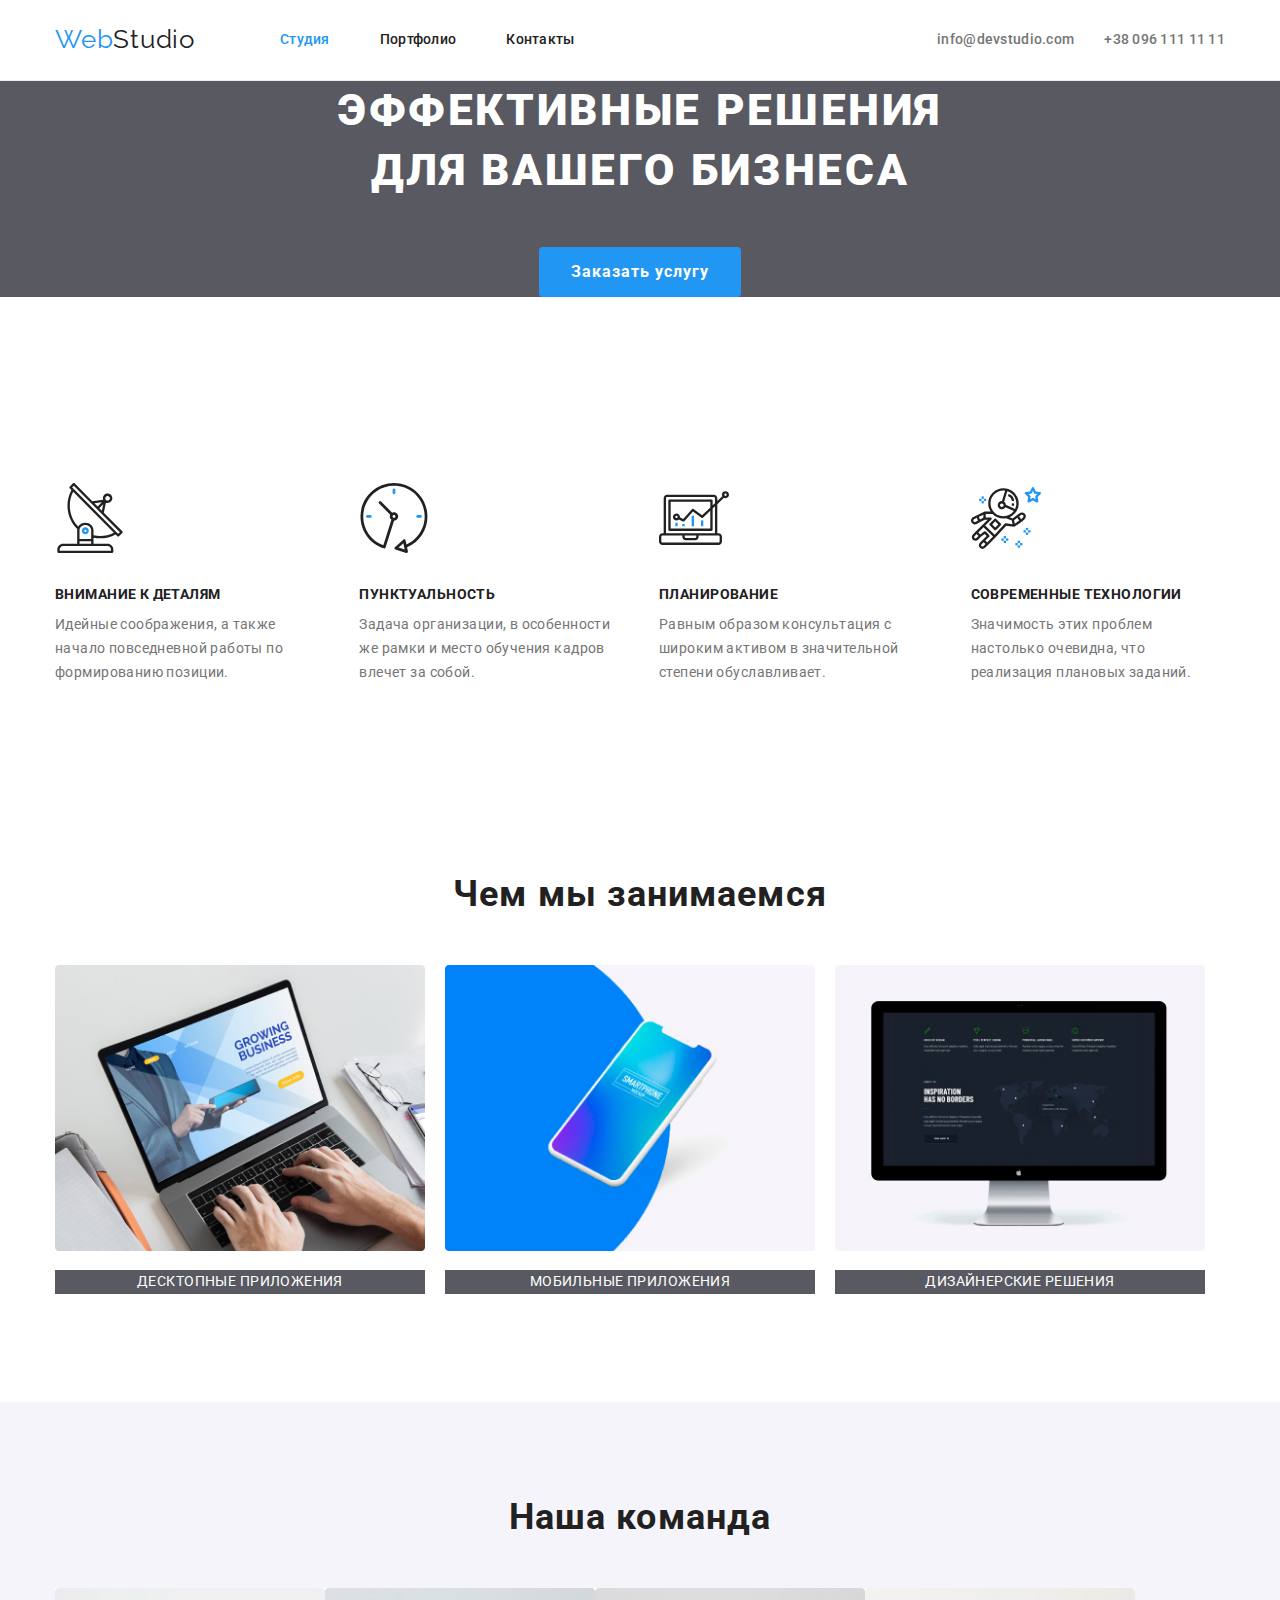
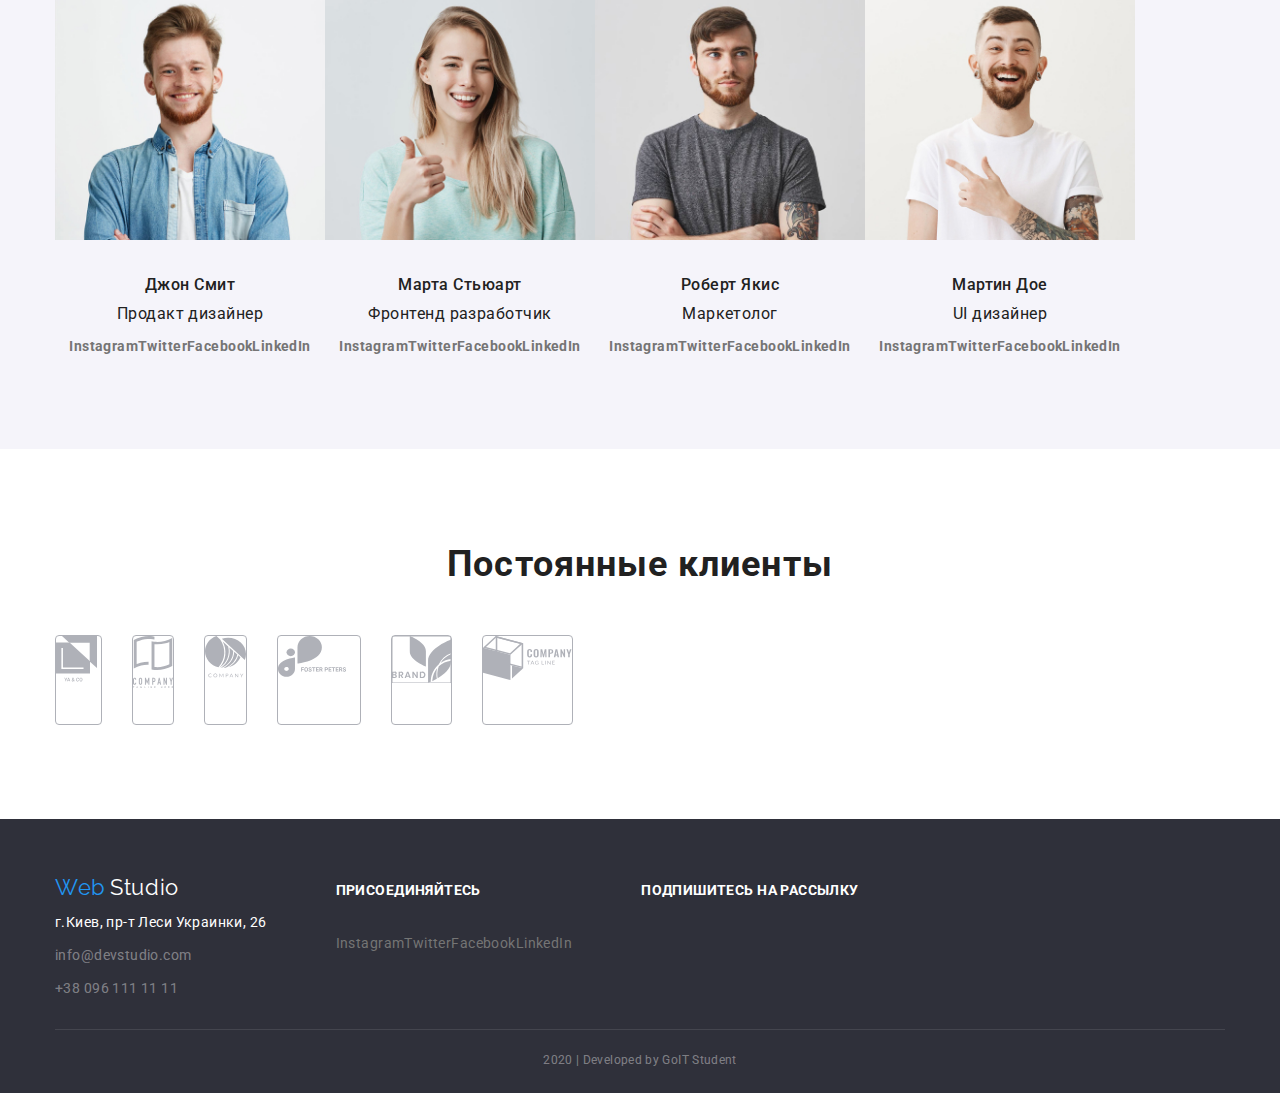
<file: index.html>
<!DOCTYPE html>
<html lang="ru">
	<head>
		<meta charset="UTF-8" />
		<meta name="viewport" content="width=device-width, initial-scale=1.0" />
		<title>Web Studio</title>
		<link
			href="https://fonts.googleapis.com/css2?family=Raleway:wght@700&family=Roboto:wght@400;500;700;900&display=swap"
			rel="stylesheet"
		/>
		<link
			rel="stylesheet"
			href="https://cdnjs.cloudflare.com/ajax/libs/modern-normalize/0.6.0/modern-normalize.min.css"
		/>
		<link rel="stylesheet" href="./css/styles.css" />
	</head>
	<body class="page">
		<header class="page-header">
			<div class="container">
				<nav class="main-nav">
					<a class="main-logo" href="./index.html">
						<span class="logo-partone">Web</span>
						<span class="logo-parttwo">Studio</span>
					</a>
					<ul class="site-nav list">
						<li class="item"><a href="#" class="link current">Студия</a></li>
						<li class="item">
							<a href="./portfolio.html" class="link">Портфолио</a>
						</li>
						<li class="item"><a href="#" class="link">Контакты</a></li>
					</ul>

					<ul class="auth-nav list">
						<li class="item">
							<a href="mailto:info@devstudio.com" class="link">info@devstudio.com</a>
						</li>
						<li class="item">
							<a href="tel:+380961111111" class="link">+38 096 111 11 11</a>
						</li>
					</ul>
				</nav>
			</div>
		</header>
		<main>
			<!--Герой-->
			<section class="hero">
				<h1 class="hero-title">
					эффективные решения
					<br />
					для вашего бизнеса
				</h1>
				<a href="#" class="button link">Заказать услугу</a>
			</section>

			<!-- Преимущества -->
			<section class="section">
				<div class="container">
					<h2 class="section-title">
						<span class="white-font">Наши преимущества</span>
					</h2>
					<ul class="feature-list">
						<li class="feature-box">
							<img class="feature-item" src="./images/antenna.svg" alt="Спутниковая тарелка" />
							<h3 class="feature-title">Внимание к деталям</h3>
							<p class="text">
								Идейные соображения, а также начало повседневной работы по формированию позиции.
							</p>
						</li>
						<li class="feature-box">
							<img class="feature-item" src="./images/clock.svg" alt="Часы" />
							<h3 class="feature-title">Пунктуальность</h3>
							<p class="text">
								Задача организации, в особенности же рамки и место обучения кадров влечет за собой.
							</p>
						</li>
						<li class="feature-box">
							<img class="feature-item" src="./images/diagram.svg" alt="Компьютер" />
							<h3 class="feature-title">Планирование</h3>
							<p class="text">
								Равным образом консультация с широким активом в значительной степени обуславливает.
							</p>
						</li>
						<li class="feature-box">
							<img class="feature-item" src="./images/astronaut.svg" alt="Космонавт" />
							<h3 class="feature-title">Современные технологии</h3>
							<p class="text">
								Значимость этих проблем настолько очевидна, что реализация плановых заданий.
							</p>
						</li>
					</ul>
				</div>
			</section>

			<!-- Чем мы занимаемся -->
			<section class="section">
				<div class="container">
					<h2 class="section-title">Чем мы занимаемся</h2>
					<ul class="work-list">
						<li class="work-box">
							<img src="./images/img-laptop.jpg" alt="Ноутбук" width="370" />
							<p class="work-title">Десктопные приложения</p>
						</li>
						<li class="work-box">
							<img src="./images/img-fone.jpg" alt="Телефон" width="370" />
							<p class="work-title">Мобильные приложения</p>
						</li>
						<li class="work-box">
							<img src="./images/img-computer.jpg" alt="Компьютер" width="370" />
							<p class="work-title">Дизайнерские решения</p>
						</li>
					</ul>
				</div>
			</section>

			<!-- Наша команда -->
			<section class="section back-zone-color">
				<div class="container">
					<h2 class="section-title">Наша команда</h2>
					<ul class="team-list">
						<li class="team-card">
							<img src="./images/john.jpg" alt="Джон Смит" width="270" />
							<h3 class="team-title">Джон Смит</h3>
							<p class="team-text">Продакт дизайнер</p>
							<ul class="team-media">
								<li>
									<a href="#" class="link" aria-label="Сылка на Instagram">Instagram</a>
								</li>
								<li>
									<a href="#" class="link" aria-label="Сылка на Twitter">Twitter</a>
								</li>
								<li>
									<a href="#" class="link" aria-label="Сылка на Facebook">Facebook</a>
								</li>
								<li>
									<a href="#" class="link" aria-label="Сылка на LinkedIn">LinkedIn</a>
								</li>
							</ul>
						</li>
						<li class="team-card">
							<img src="./images/marta.jpg" alt="Марта Стьюарт" width="270" />
							<h3 class="team-title">Марта Стьюарт</h3>
							<p class="team-text">Фронтенд разработчик</p>
							<ul class="team-media">
								<li>
									<a href="#" class="link" aria-label="Сылка на Instagram">Instagram</a>
								</li>
								<li>
									<a href="#" class="link" aria-label="Сылка на Twitter">Twitter</a>
								</li>
								<li>
									<a href="#" class="link" aria-label="Сылка на Facebook">Facebook</a>
								</li>
								<li>
									<a href="#" class="link" aria-label="Сылка на LinkedIn">LinkedIn</a>
								</li>
							</ul>
						</li>
						<li class="team-card">
							<img src="./images/robert.jpg" alt="Роберт Якис" width="270" />
							<h3 class="team-title">Роберт Якис</h3>
							<p class="team-text">Маркетолог</p>
							<ul class="team-media">
								<li>
									<a href="#" class="link" aria-label="Сылка на Instagram">Instagram</a>
								</li>
								<li>
									<a href="#" class="link" aria-label="Сылка на Twitter">Twitter</a>
								</li>
								<li>
									<a href="#" class="link" aria-label="Сылка на Facebook">Facebook</a>
								</li>
								<li>
									<a href="#" class="link" aria-label="Сылка на LinkedIn">LinkedIn</a>
								</li>
							</ul>
						</li>
						<li class="team-card">
							<img src="./images/martin.jpg" alt="Мартин Дое" width="270" />
							<h3 class="team-title">Мартин Дое</h3>
							<p class="team-text">UI дизайнер</p>
							<ul class="team-media">
								<li>
									<a href="#" class="link" aria-label="Сылка на Instagram">Instagram</a>
								</li>
								<li>
									<a href="#" class="link" aria-label="Сылка на Twitter">Twitter</a>
								</li>
								<li>
									<a href="#" class="link" aria-label="Сылка на Facebook">Facebook</a>
								</li>
								<li>
									<a href="#" class="link" aria-label="Сылка на LinkedIn">LinkedIn</a>
								</li>
							</ul>
						</li>
					</ul>
				</div>
			</section>

			<!-- Клиенты -->
			<section class="section">
				<div class="container">
					<h2 class="section-title">Постоянные клиенты</h2>
					<ul class="clients-list">
						<li class="clients-box">
							<a href="#"><img src="./images/logo-1.svg" alt="Компания 1" /></a>
						</li>
						<li class="clients-box">
							<a href="#"><img src="./images/logo-2.svg" alt="Компания 2" /></a>
						</li>
						<li class="clients-box">
							<a href="#"><img src="./images/logo-3.svg" alt="Компания 3" /></a>
						</li>
						<li class="clients-box">
							<a href="#"><img src="./images/logo-4.svg" alt="Компания 4" /></a>
						</li>
						<li class="clients-box">
							<a href="#"><img src="./images/logo-5.svg" alt="Компания 5" /></a>
						</li>
						<li class="clients-box">
							<a href="#"><img src="./images/logo-6.svg" alt="Компания 6" /></a>
						</li>
					</ul>
				</div>
			</section>
		</main>

		<!-- Подвал -->
		<footer class="footer">
			<div class="container">
				<div class="address-block">
					<div>
						<a class="footer-logo" href="./index.html">
							<span class="logo-partone-bottom">Web</span>
							<span class="revtext-color">Studio</span>
						</a>
						<address>
							<p class="footer-text">г.Киев, пр-т Леси Украинки, 26</p>
						</address>
						<address>
							<a href="mailto:info@devstudio.com" class="link">info@devstudio.com</a>
							<br />
							<a href="tel:+380961111111" class="link">+38 096 111 11 11</a>
						</address>
					</div>
					<div>
						<b class="media-title">Присоединяйтесь</b>
						<ul class="media-connect">
							<li>
								<a href="#" class="link" aria-label="Сылка на Instagram">Instagram</a>
							</li>
							<li>
								<a href="#" class="link" aria-label="Сылка на Twitter">Twitter</a>
							</li>
							<li>
								<a href="#" class="link" aria-label="Сылка на Facebook">Facebook</a>
							</li>
							<li>
								<a href="#" class="link" aria-label="Сылка на LinkedIn">LinkedIn</a>
							</li>
						</ul>
					</div>
					<div><b class="media-title">Подпишитесь на рассылку</b></div>
				</div>
				<p class="copyr-color">2020 | Developed by GoIT Student</p>
			</div>
		</footer>
	</body>
</html>
</file>
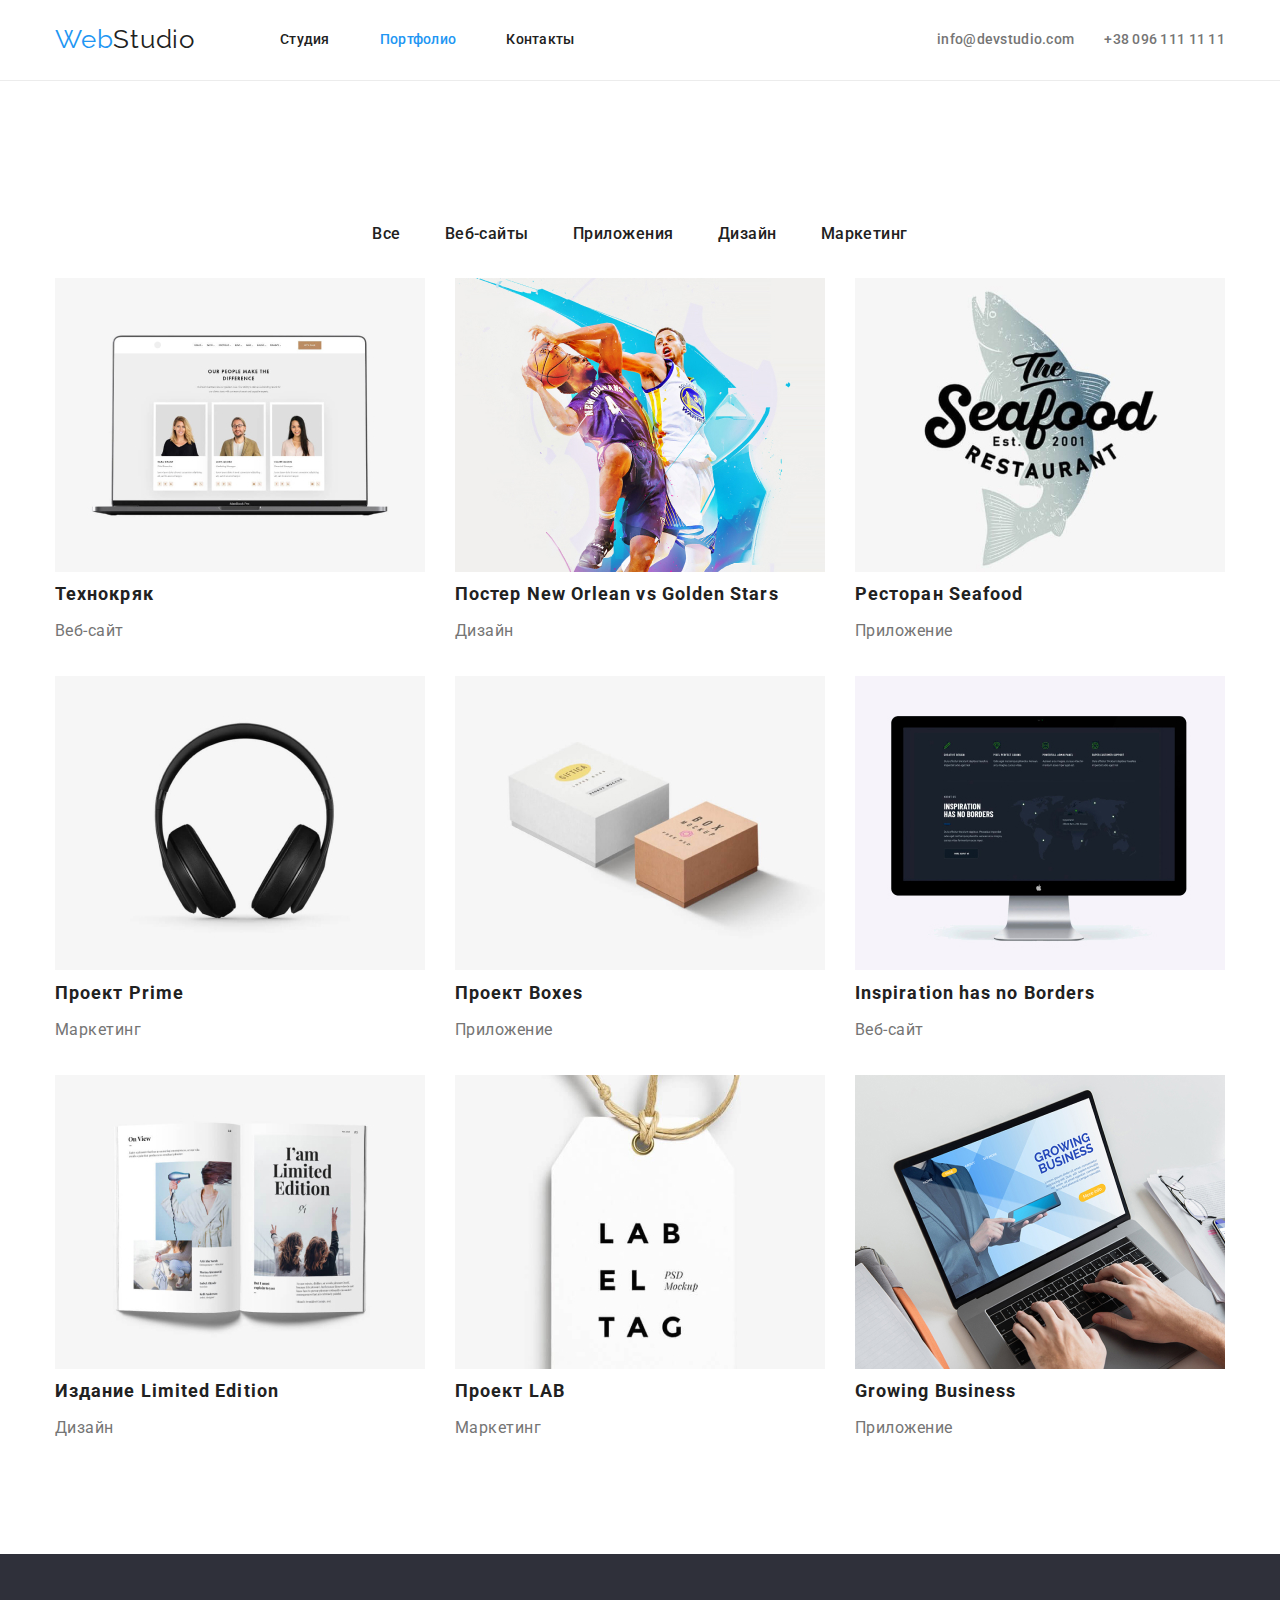
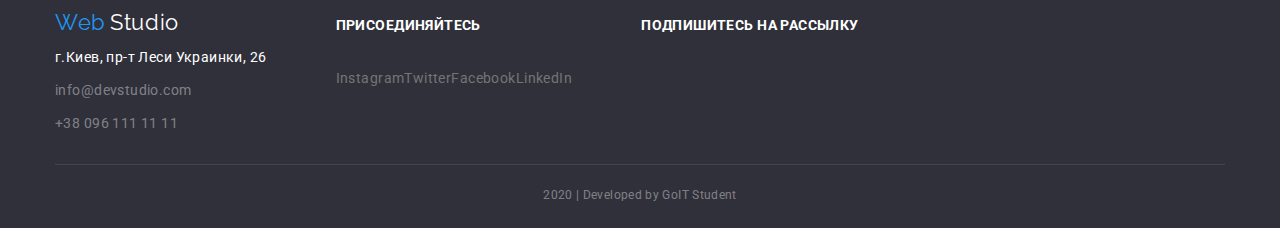
<file: portfolio.html>
<!DOCTYPE html>
<html lang="ru">

<head>
  <meta charset="UTF-8" />
  <meta name="viewport" content="width=device-width, initial-scale=1.0" />
  <title>Web Studio</title>
  <link href="https://fonts.googleapis.com/css2?family=Raleway:wght@700&family=Roboto:wght@400;500;700;900&display=swap"
    rel="stylesheet" />
  <link rel="stylesheet" href="https://cdnjs.cloudflare.com/ajax/libs/modern-normalize/0.6.0/modern-normalize.min.css" />
  <link rel="stylesheet" href="./css/styles.css" />
</head>

<body class="page">
  <header class="page-header">
    <div class="container">
      <nav class="main-nav">
        <a class="main-logo" href="./index.html">
          <span class="logo-partone">Web</span>
          <span class="logo-parttwo">Studio</span>
        </a>
        <ul class="site-nav list">
          <li class="item"><a href="./index.html" class="link">Студия</a></li>
          <li class="item">
            <a href="./portfolio.html" class="link current">Портфолио</a>
          </li>
          <li class="item"><a href="#" class="link">Контакты</a></li>
        </ul>

        <ul class="auth-nav list">
          <li class="item">
            <a href="mailto:info@devstudio.com" class="link">info@devstudio.com</a>
          </li>
          <li class="item">
            <a href="tel:+380961111111" class="link">+38 096 111 11 11</a>
          </li>
        </ul>
      </nav>
    </div>
  </header>
     
  <!-- Герой -->
    <main><section class="section-portfolio">
      <div class="container">
        <h1 class="hero-portfolio">Наши работы</h1>
        <ul class="button-filters">
          <li><a href="#" class="button-primery">Все</a></li>
          <li><a href="#" class="button-primery">Веб-сайты</a></li>
          <li><a href="#" class="button-primery">Приложения</a></li>
          <li><a href="#" class="button-primery">Дизайн</a></li>
          <li><a href="#" class="button-primery">Маркетинг</a></li>
        </ul>
      </div>
      <div class="container">
        <ul class="projects">
          <li class="projects-box">
            <a href="">
              <img src="./images/pf-one.jpg" alt="Пример сайта" />
              <h2 class="portfolio-title">Технокряк</h2>
              <p class="portfolio-text">Веб-сайт</p>
            </a>
          </li>
          <li class="projects-box">
            <a href=""><img src="./images/pf-two.jpg" alt="Дизайн постера" />
              <h2 class="portfolio-title">Постер New Orlean vs Golden Stars</h2>
              <p class="portfolio-text">Дизайн</p>
            </a>
          </li>
          <li class="projects-box">
            <a href=""></a><img src="./images/pf-three.jpg" alt="Логотип приложения" />
            <h2 class="portfolio-title">Ресторан Seafood</h2>
            <p class="portfolio-text">Приложение</p>
            </a>
          </li>
          <li class="projects-box">
            <a href=""><img src="./images/pf-four.jpg" alt="Наушники" />
              <h2 class="portfolio-title">Проект Prime</h2>
              <p class="portfolio-text">Маркетинг</p>
            </a>
          </li>
          <li class="projects-box">
            <a href=""><img src="./images/pf-five.jpg" alt="Коробки" />
              <h2 class="portfolio-title">Проект Boxes</h2>
              <p class="portfolio-text">Приложение</p>
            </a>
          </li>
          <li class="projects-box">
            <a href=""><img src="./images/pf-six.jpg" alt="Монитор" />
              <h2 class="portfolio-title">Inspiration has no Borders</h2>
              <p class="portfolio-text">Веб-сайт</p>
            </a>
          </li>
          <li class="projects-box">
            <a href=""><img src="./images/pf-seven.jpg" alt="Дизайн издания" />
              <h2 class="portfolio-title">Издание Limited Edition</h2>
              <p class="portfolio-text">Дизайн</p>
            </a>
          </li>
          <li class="projects-box">
            <a href=""><img src="./images/pf-eight.jpg" alt="Бирка" />
              <h2 class="portfolio-title">Проект LAB</h2>
              <p class="portfolio-text">Маркетинг</p>
            </a>
          </li>
          <li class="projects-box">
            <a href=""><img src="./images/pf-nine.jpg" alt="Лептоп" />
              <h2 class="portfolio-title">Growing Business</h2>
              <p class="portfolio-text">Приложение</p>
            </a>
          </li>
        </ul>
      </div>
    </section></main>

    <!-- Подвал -->
<footer class="footer">
  <div class="container">
    <div class="address-block">
      <div>
        <a class="footer-logo" href="./index.html">
          <span class="logo-partone-bottom">Web</span>
          <span class="revtext-color">Studio</span>
        </a>
        <address>
          <p class="footer-text">г.Киев, пр-т Леси Украинки, 26</p>
        </address>
        <address>
          <a href="mailto:info@devstudio.com" class="link">info@devstudio.com</a>
          <br />
          <a href="tel:+380961111111" class="link">+38 096 111 11 11</a>
        </address>
      </div>
      <div>
        <b class="media-title">Присоединяйтесь</b>
        <ul class="media-connect">
          <li>
            <a href="#" class="link" aria-label="Сылка на Instagram">Instagram</a>
          </li>
          <li>
            <a href="#" class="link" aria-label="Сылка на Twitter">Twitter</a>
          </li>
          <li>
            <a href="#" class="link" aria-label="Сылка на Facebook">Facebook</a>
          </li>
          <li>
            <a href="#" class="link" aria-label="Сылка на LinkedIn">LinkedIn</a>
          </li>
        </ul>
      </div>
      <div><b class="media-title">Подпишитесь на рассылку</b></div>
    </div>
    <p class="copyr-color">2020 | Developed by GoIT Student</p>
  </div>
</footer>
</body>

</html>
</file>
<file: css/styles.css>
:root {
	--primery-text-color: #757575;
	--title-text-color: #212121;
	--accent-color: #2196f3;
	--revtext-color: #fff;
	--copyr-color: rgba(255, 255, 255, 0.4);
}

body {
	margin: 0;
	background-color: #fff;
	color: var(--title-text-color);
	font-family: Roboto, sans-serif;
}

a {
	text-decoration: none;
}

ul {
	list-style-type: none;
	margin-top: 0px;
	margin-bottom: 0px;
	padding-inline-start: 0px;
}

/* цвет лого-1 #2196F3 */
/* цвет лого-2 #212121 */
/* цвет заголовков #212121 */
/* цвет абзацев  #757575 */
/* белый #FFFFFF; */
/* акцент  #2196F3; */
/* цвет копирайта rgba(255, 255, 255, 0.4) */
.text {
	margin-top: 0;
	margin-bottom: 0;
	color: var(--primery-text-color);
	font-weight: 400;
	font-size: 14px;
	line-height: 1.71;
	letter-spacing: 0.03em;
}

.white-font {
	color: #fff;
}
.revtext-color {
	color: var(--revtext-color);
	font-family: Raleway, sans-serif;
	font-size: 22px;
	line-height: 1.18;
	letter-spacing: 0.03em;
}
.back-hero-color {
	background-color: rgba(47, 48, 58, 0.8);
}
.back-zone-color {
	background-color: #f5f4fa;
}
.footer {
	background-color: #2f303a;
}
.container {
	padding-left: 15px;
	padding-right: 15px;
	margin-left: auto;
	margin-right: auto;
	width: 1200px;
}

/* Header */

.page-header {
	border-bottom: 1px solid #ececec;
}
.main-logo {
	display: flex;
	padding-top: 24px;
	padding-bottom: 25px;
}

.logo-partone {
	color: var(--accent-color);
	font-family: Raleway, sans-serif;
	font-size: 26px;
	line-height: 1.19;
	letter-spacing: 0.03em;
}

.logo-partone-bottom {
	color: var(--accent-color);
	font-family: Raleway, sans-serif;
	font-size: 22px;
	line-height: 1.18;
	letter-spacing: 0.03em;
}

.logo-parttwo {
	color: var(--title-text-color);
	font-family: Raleway, sans-serif;
	font-size: 26px;
	line-height: 1.19;
	letter-spacing: 0.03em;
}

.main-nav {
	display: flex;
	align-items: center;
}

/* Навигация */

.site-nav {
	display: flex;
	margin-left: 85px;
}
.site-nav .item:not(:last-child) {
	margin-right: 50px;
}
.site-nav .link {
	display: block;
	padding-top: 32px;
	padding-bottom: 32px;
	color: var(--title-text-color);
	font-weight: 500;
	font-size: 14px;
	line-height: 1.14;
	letter-spacing: 0.02em;
}
.site-nav .link:hover,
.site-nav .link:focus {
	color: var(--accent-color);
}
.site-nav .link.current {
	color: var(--accent-color);
}
.auth-nav {
	display: flex;
	margin-left: auto;
	cursor: pointer;
}
.auth-nav .item + .item {
	margin-left: 30px;
}
.auth-nav .link {
	display: block;
	padding-top: 32px;
	padding-bottom: 32px;
	color: var(--primery-text-color);
	font-weight: 500;
	font-size: 14px;
	line-height: 1.14;
	letter-spacing: 0.02em;
}
.auth-nav .link:hover {
	color: var(--accent-color);
}
/* Герой */
.hero {
	background-color: rgba(47, 48, 58, 0.8);
	text-align: center;
}
.hero-title {
	margin-top: 0;
	margin-bottom: 46px;
	color: var(--revtext-color);

	font-weight: 900;
	font-size: 44px;
	line-height: 1.36;

	letter-spacing: 0.06em;
	text-transform: uppercase;
}
.button {
	display: inline-block;
	border-radius: 4px;
	padding: 10px 32px;
	min-width: 136px;
	color: #fff;
	background: var(--accent-color);
	font-weight: bold;
	font-size: 16px;
	line-height: 1.88;
	text-align: center;
	letter-spacing: 0.06em;
}

.button:hover,
.button:focus {
	color: black;
}

/* Секция */
.section {
	padding-top: 94px;
	padding-bottom: 94px;
}

.section-title {
	margin-top: 0;
	margin-bottom: 50px;
	color: var(--title-text-color);
	font-weight: 700;
	font-size: 36px;
	line-height: 1.17;
	text-align: center;
	letter-spacing: 0.03em;
}

/* Преимущества */
.feature-list {
	display: flex;
}

.feature-box {
	width: calc((100%-3 * 30px) / 4);
}

.feature-box:not(:last-child) {
	margin-right: 30px;
}

.feature-title {
	margin-top: 30px;
	margin-bottom: 10px;
	color: var(--title-text-color);
	font-weight: 700;
	font-size: 14px;
	line-height: 1.14;
	letter-spacing: 0.03em;
	text-transform: uppercase;
}
.feature-list .text {
	font-weight: normal;
	font-size: 14px;
	line-height: 1.71;
	letter-spacing: 0.03em;
}

/* Чем мы занимаемся */
.work-list {
	display: flex;
}
.work-box {
	width: calc((100%-2 * 30px) / 3);
}
.work-title {
	display: inline-block;
	text-align: center;
	width: 370px;
	color: #fff;
	background-color: rgba(47, 48, 58, 0.8);
	font-size: 14px;
	line-height: 1.71;
	letter-spacing: 0.03em;
	text-transform: uppercase;
}
/* Команда */
.team-list {
	display: flex;
	text-align: center;
}
.team-card {
	width: calc((100%-3 * 30px) / 4);
}

.team-title {
	margin-top: 30px;
	margin-bottom: 10px;
	color: var(--title-text-color);
	font-weight: 500;
	font-size: 16px;
	line-height: 1.19;
	letter-spacing: 0.03em;
}
.team-text {
	margin-top: 0px;
	margin-bottom: 16px;
	font-weight: 400;
	font-size: 16px;
	line-height: 1.19;
	letter-spacing: 0.03em;
}
.team-media {
	display: flex;
	justify-content: center;
	color: var(--revtext-color);
	font-weight: bold;
	font-size: 14px;
	line-height: 1.14;
	letter-spacing: 0.03em;
	text-transform: none;
}

.team-media .link {
	color: var(--primery-text-color);
	text-transform: none;
}
.team-media .link:hover {
	color: var(--accent-color);
}
/* Наши клиенты */

.clients-list {
	display: flex;
}
.clients-box {
	width: calc((100%-5 * 30px) / 6);
	height: 90px;
	border: 1px solid #afb1b8;
	border-radius: 4px;
}
.clients-box + .clients-box {
	margin-left: 30px;
}

/* футер */
address {
	font-style: normal;
}
.footer {
	padding-top: 56px;
	padding-bottom: 21px;
}

.address-block {
	display: flex;
	align-items: baseline;
}

.footer-text {
	display: inline-block;
	margin-top: 10px;
	margin-bottom: 0px;
	color: var(--revtext-color);
	font-weight: 400;
	font-size: 14px;
	line-height: 1.71;
	letter-spacing: 0.03em;
}
.footer .link {
	display: inline-block;
	margin-top: 9px;
	color: var(--copyr-color);
	font-weight: 400;
	font-size: 14px;
	line-height: 1.71;
	letter-spacing: 0.03em;
}
.media-title {
	display: inline-block;

	margin-left: 69px;
	margin-bottom: 24px;
	color: var(--revtext-color);
	font-weight: bold;
	font-size: 14px;
	line-height: 1.14;
	letter-spacing: 0.03em;
	text-transform: uppercase;
}
.media-connect {
	display: flex;
	align-items: center;
	margin-left: 69px;
}
.media-connect .link {
	color: var(--primery-text-color);
	text-transform: none;
}
.media-connect .link:hover {
	color: var(--accent-color);
}

.copyr-color {
	border-top: 1px solid rgba(255, 255, 255, 0.1);
	margin-top: 28px;
	margin-bottom: 0px;
	padding-top: 18px;
	color: var(--copyr-color);
	font-weight: 400;
	font-size: 12px;
	line-height: 2;
	text-align: center;
	letter-spacing: 0.03em;
}
/* Портфолио */

.section-portfolio {
	padding-top: 106px;
	padding-bottom: 81px;
}
.hero-portfolio {
	margin: 0;
	color: var(--revtext-color);
}
.button-filters {
	display: flex;
	justify-content: center;
	padding-bottom: 34px;
}
.button-primery {
	font-weight: 500;
	font-size: 16px;
	line-height: 1.26;
	text-align: center;
	letter-spacing: 0.03em;
	border-radius: 4px;
	padding: 6px 22px;
	color: var(--title-text-color);
	background-color: var(--revtext-color);
}
.button-primery:hover,
.button-primery:focus {
	background-color: var(--accent-color);
	color: var(--revtext-color);
}

.projects {
	display: flex;
	flex-wrap: wrap;
}
.projects-box {
	width: 370px;
	margin-right: 30px;
	margin-bottom: 30px;
}
.projects-box:nth-child(3n) {
	margin-right: 0px;
}

.portfolio-title {
	margin-top: 0;
	margin-bottom: 4px;
	color: var(--title-text-color);
	font-weight: 700;
	font-size: 18px;
	line-height: 2;
	letter-spacing: 0.06em;
}

.portfolio-text {
	margin-top: 0;
	margin-bottom: 0;
	color: var(--primery-text-color);
	font-weight: 400;
	font-size: 16px;
	line-height: 1.87;
	letter-spacing: 0.03em;
}
</file>
